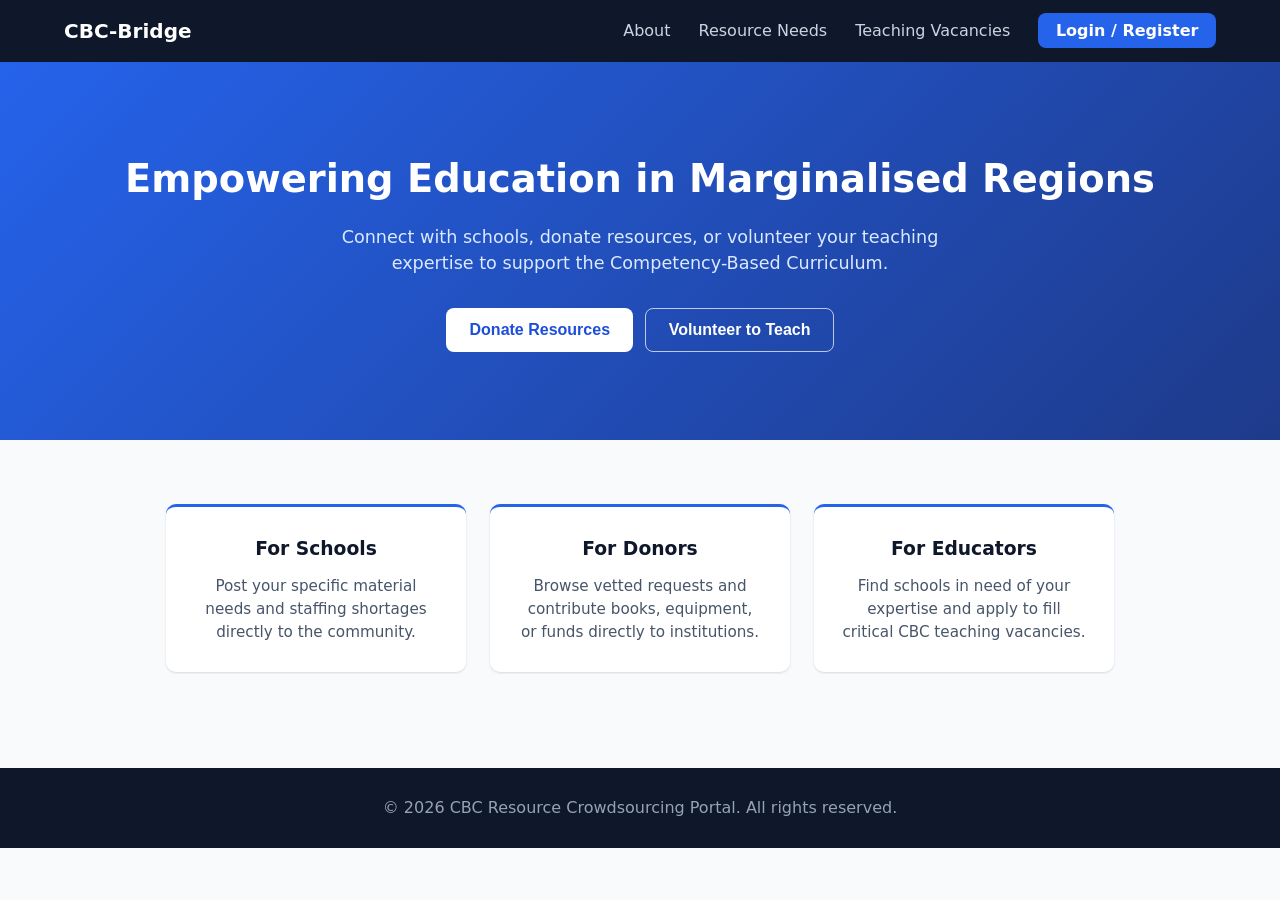
<file: frontend/index.html>
<!DOCTYPE html>
<html lang="en">
<head>
    <meta charset="UTF-8">
    <meta name="viewport" content="width=device-width, initial-scale=1.0">
    <title>CBC-Bridge</title>
    <link rel="stylesheet" href="css/style.css">
</head>
<body>
<header class="navbar">
    <div class="logo">CBC-Bridge</div>
    <nav>
        <ul>
            <li><a href="#about">About</a></li>
            <li><a href="#needs">Resource Needs</a></li>
            <li><a href="#vacancies">Teaching Vacancies</a></li>
            <li><a href="login.html" class="btn-login">Login / Register</a></li>
        </ul>
    </nav>
</header>

<main>
    <section class="hero">
        <div class="hero-content">
            <h1>Empowering Education in Marginalised Regions</h1>
            <p>Connect with schools, donate resources, or volunteer your teaching expertise to support the Competency-Based Curriculum.</p>
            <div class="cta-buttons">
                <button class="btn-primary" onclick="location.href='login.html?tab=register'">Donate Resources</button>
                <button class="btn-secondary" onclick="location.href='login.html?tab=register'">Volunteer to Teach</button>
            </div>
        </div>
    </section>

    <section id="features" class="features">
        <div class="card">
            <h3>For Schools</h3>
            <p>Post your specific material needs and staffing shortages directly to the community.</p>
        </div>
        <div class="card">
            <h3>For Donors</h3>
            <p>Browse vetted requests and contribute books, equipment, or funds directly to institutions.</p>
        </div>
        <div class="card">
            <h3>For Educators</h3>
            <p>Find schools in need of your expertise and apply to fill critical CBC teaching vacancies.</p>
        </div>
    </section>
</main>

<footer>
    <p>&copy; 2026 CBC Resource Crowdsourcing Portal. All rights reserved.</p>
</footer>

<script src="js/script.js"></script>
</body>
</html>
</file>
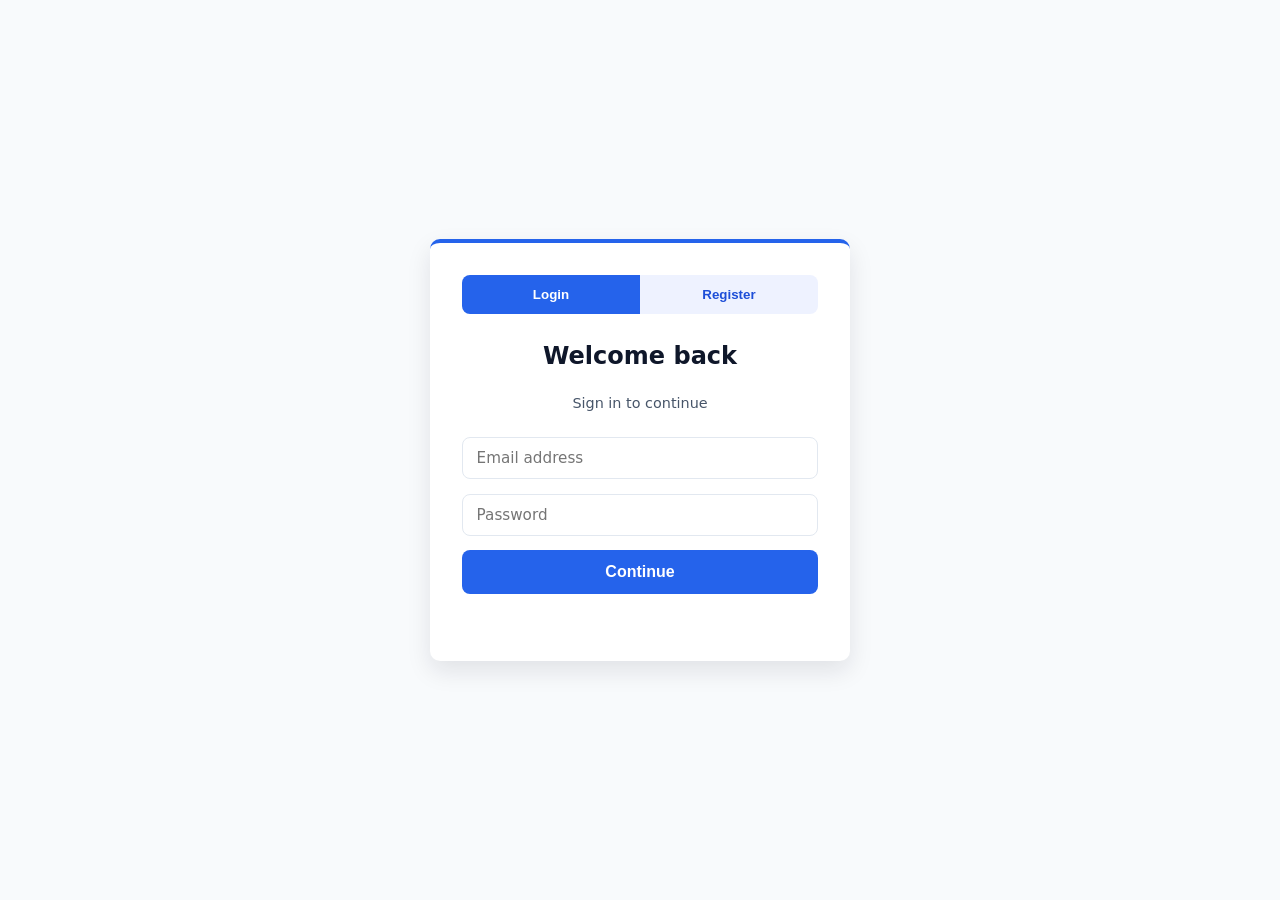
<file: frontend/admin-dashboard.html>
<!DOCTYPE html>
<html lang="en">
<head>
  <meta charset="UTF-8">
  <meta name="viewport" content="width=device-width, initial-scale=1.0">
  <title>Admin Dashboard - CBC-Bridge</title>
  <link rel="stylesheet" href="css/style.css">
</head>
<body>
<header class="navbar">
  <div class="logo">CBC-Bridge | System Admin</div>
  <nav>
    <ul>
      <li><span id="admin-greeting" class="greeting"></span></li>
      <li><a href="#" onclick="logout()" class="btn-logout">Logout</a></li>
    </ul>
  </nav>
</header>

<div class="dashboard-layout">
  <aside class="side-nav" id="side-nav"></aside>

  <main class="content-area">

    <section id="schools-section" class="content-view hidden">
      <h2>Pending Account Approvals (Schools)</h2>
      <div id="unapproved-schools-container" class="grid"></div>
    </section>

    <section id="educators-section" class="content-view hidden">
      <h2>Pending Educator Verifications</h2>
      <div id="unvetted-container" class="grid"></div>
    </section>

    <section id="users-section" class="content-view hidden">
      <h2>System User Directory</h2>
      <div class="panel panel-scroll-x">
        <table>
          <thead>
          <tr>
            <th>ID</th>
            <th>Full Name</th>
            <th>Email</th>
            <th>Role</th>
            <th>Status</th>
          </tr>
          </thead>
          <tbody id="users-table-body"></tbody>
        </table>
      </div>
    </section>

    <section id="admin-feedback-section" class="content-view hidden">
      <h2>User Feedback Inbox</h2>
      <div id="feedback-container" class="grid"></div>
    </section>

  </main>
</div>

<script src="js/config.js"></script>
<script src="js/admin.js"></script>
</body>
</html>
</file>
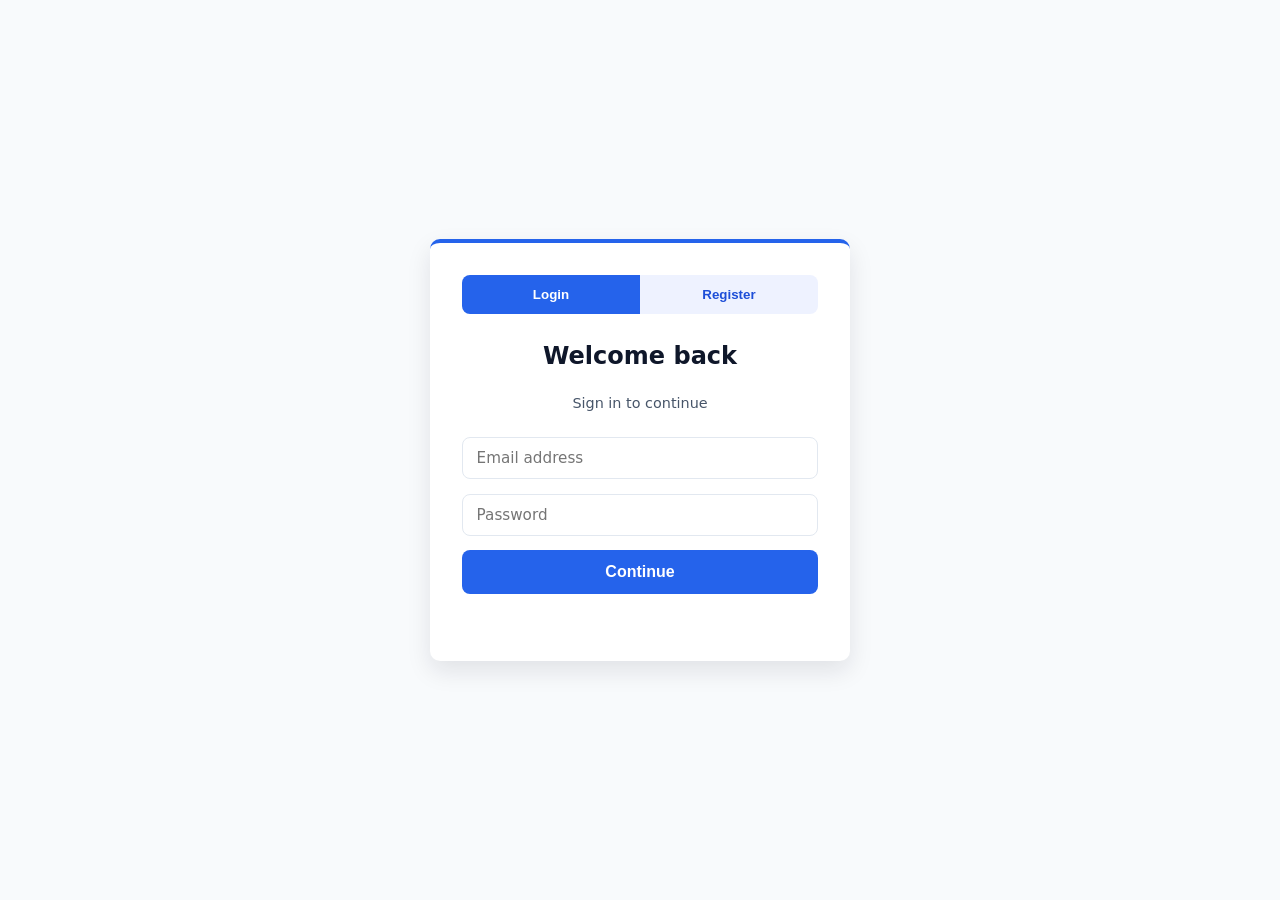
<file: frontend/dashboard.html>
<!DOCTYPE html>
<html lang="en">
<head>
  <meta charset="UTF-8">
  <meta name="viewport" content="width=device-width, initial-scale=1.0">
  <title>Dashboard - CBC-Bridge</title>
  <link rel="stylesheet" href="css/style.css">
</head>
<body>
<header class="navbar">
  <div class="logo">CBC-Bridge</div>
  <nav>
    <ul>
      <li><span id="user-greeting" class="greeting"></span></li>
      <li><a href="#" onclick="logout()" class="btn-logout">Logout</a></li>
    </ul>
  </nav>
</header>

<div class="dashboard-layout">
  <aside class="side-nav" id="side-nav"></aside>

  <main class="content-area">

    <!-- Notifications Section -->
    <section id="notifications-section" class="content-view hidden">
      <h2>Your Alerts</h2>
      <div id="notifications-container" class="panel scroll-box"></div>
    </section>

    <!-- Donor History Section -->
    <section id="donor-history-section" class="content-view hidden">
      <h2>My Donation History</h2>
      <div id="donor-history-container" class="grid"></div>
    </section>

    <!-- Educator Profile Section -->
    <section id="educator-profile-section" class="content-view hidden panel-tinted">
      <h2>My Professional Profile</h2>
      <form id="educator-profile-form" class="panel-form">
        <input type="text" id="prof-tsc" placeholder="TSC Registration Number" required>
        <textarea id="prof-qualifications" placeholder="Brief Summary of Qualifications..." required rows="4"></textarea>
        <button type="submit" class="btn-primary">Update Profile</button>
        <p id="prof-message" class="message"></p>
      </form>
    </section>

    <!-- Educator History Section -->
    <section id="educator-history-section" class="content-view hidden">
      <h2>My Application History</h2>
      <div id="educator-history-container" class="grid"></div>
    </section>

    <!-- School Admin: Request Resources -->
    <section id="request-resources-section" class="content-view hidden panel-tinted">
      <h2>Request Resources</h2>
      <form id="request-form" class="panel-form">
        <div class="radio-row">
          <label><input type="radio" name="req-donation-type" value="ITEM" checked onchange="toggleRequestType()"> Physical items</label>
          <label><input type="radio" name="req-donation-type" value="MONEY" onchange="toggleRequestType()"> Monetary (M-Pesa)</label>
        </div>
        <input type="text" id="req-title" placeholder="Request Title (e.g., Grade 4 Math Textbooks)" required>
        <input type="text" id="req-type" placeholder="Item Type (e.g., Textbook, Lab Equipment)" required>
        <input type="number" id="req-qty" placeholder="Quantity Needed" required>
        <textarea id="req-desc" placeholder="Detailed Description..." required rows="3"></textarea>
        <button type="submit" class="btn-primary">Post Request</button>
        <p id="request-message" class="message"></p>
      </form>
    </section>

    <!-- School Admin: Post Teaching Vacancy -->
    <section id="post-vacancy-section" class="content-view hidden panel-tinted">
      <h2>Post Teaching Vacancy</h2>
      <form id="vacancy-form" class="panel-form">
        <input type="text" id="vac-title" placeholder="Vacancy Title (e.g., Primary English Teacher)" required>
        <input type="text" id="vac-subject" placeholder="Subject Area" required>
        <textarea id="vac-desc" placeholder="Job Description & Requirements..." required rows="4"></textarea>
        <button type="submit" class="btn-primary">Post Vacancy</button>
        <p id="vacancy-message" class="message"></p>
      </form>
    </section>

    <!-- Incoming Applications Section (School Admin Only) -->
    <section id="applications-section" class="content-view hidden">
      <h2>Incoming Teaching Applications</h2>
      <div id="applications-container" class="grid"></div>
    </section>

    <!-- Resource Requests Board -->
    <section id="requests-section" class="content-view hidden">
      <h2>Community Resource Requests</h2>
      <div id="requests-container" class="grid"></div>
    </section>

    <!-- Teaching Vacancies Board -->
    <section id="vacancies-section" class="content-view hidden">
      <h2>Teaching Vacancies</h2>
      <div id="vacancies-container" class="grid"></div>
    </section>

    <!-- Feedback Section -->
    <section id="feedback-section" class="content-view hidden panel-tinted">
      <h2>System Support & Feedback</h2>
      <form id="feedback-form" class="panel-form">
        <input type="text" id="fb-subject" placeholder="Subject (e.g., Bug Report, General Question)" required>
        <textarea id="fb-message" placeholder="Please describe your issue or feedback in detail..." required rows="3"></textarea>
        <button type="submit" class="btn-primary">Submit to Admin</button>
      </form>
      <p id="feedback-message" class="message"></p>
    </section>

  </main>
</div>

<script src="js/config.js"></script>
<script src="js/dashboard.js"></script>
</body>
</html>
</file>
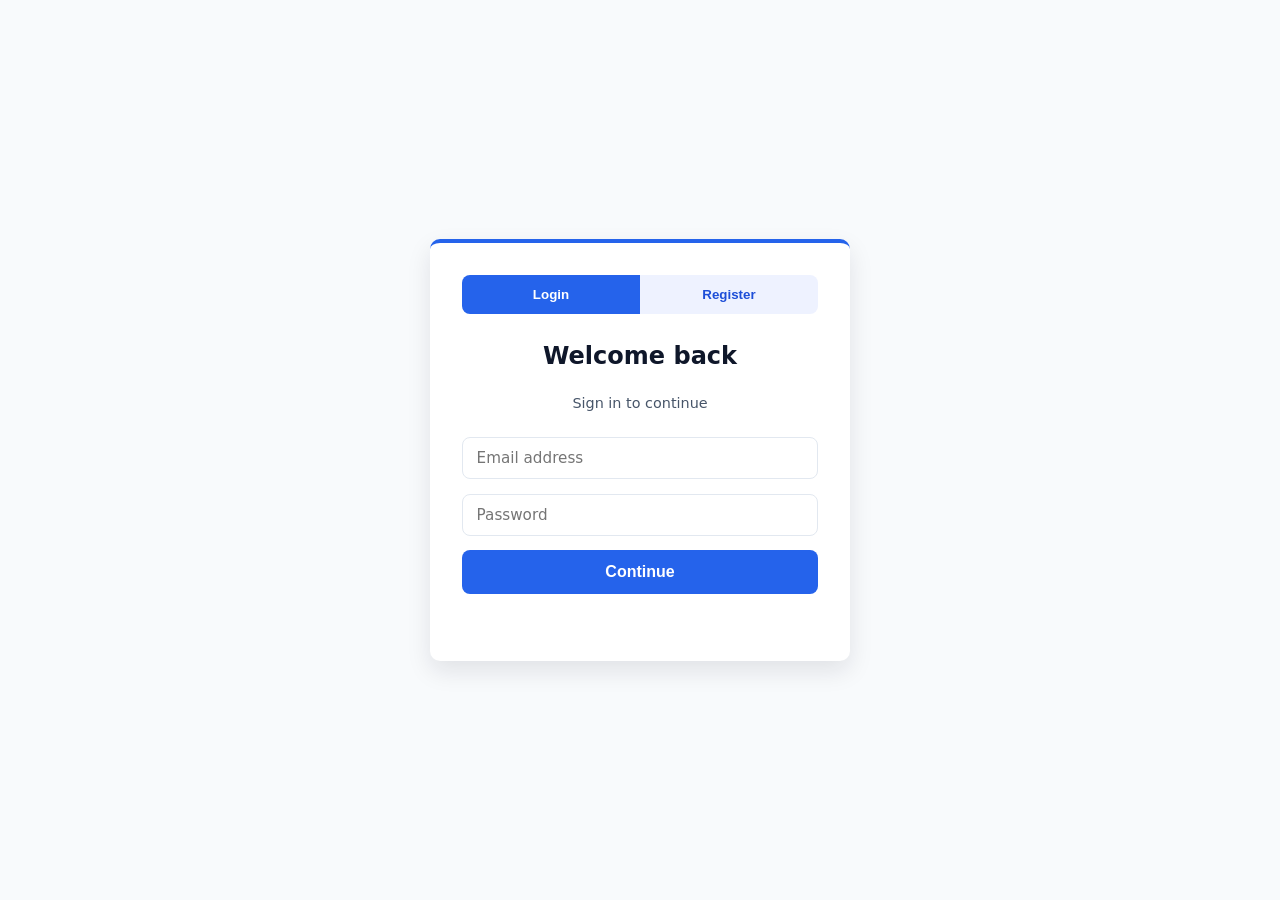
<file: frontend/login.html>
<!DOCTYPE html>
<html lang="en">
<head>
    <meta charset="UTF-8">
    <meta name="viewport" content="width=device-width, initial-scale=1.0">
    <title>Login - CBC-Bridge</title>
    <link rel="stylesheet" href="css/style.css">
</head>
<body class="auth-page">

<div class="auth-card">
    <div class="auth-tabs">
        <button id="tab-login" class="active" onclick="switchTab('login')" type="button">Login</button>
        <button id="tab-register" onclick="switchTab('register')" type="button">Register</button>
    </div>

    <!-- Step 1: email + password -->
    <form id="login-form" class="auth-form">
        <h2>Welcome back</h2>
        <p class="subtitle">Sign in to continue</p>
        <input type="email" id="login-email" placeholder="Email address" required autocomplete="username">
        <input type="password" id="login-password" placeholder="Password" required autocomplete="current-password">
        <button type="submit" class="btn-primary">Continue</button>
        <p id="login-message" class="message"></p>
    </form>

    <!-- Step 2: emailed verification code -->
    <form id="verify-form" class="auth-form hidden">
        <h2>Check your email</h2>
        <p class="subtitle">Enter the 6-digit code we sent to <span id="verify-email-label"></span></p>
        <input type="text" id="verify-code" placeholder="6-digit code" inputmode="numeric" maxlength="6" required autocomplete="one-time-code">
        <button type="submit" class="btn-primary">Verify & Login</button>
        <button type="button" class="btn-link" onclick="backToLogin()">Back</button>
        <p id="verify-message" class="message"></p>
    </form>

    <form id="register-form" class="auth-form hidden">
        <h2>Create an account</h2>
        <input type="text" id="reg-name" placeholder="Full name" required>
        <input type="email" id="reg-email" placeholder="Email address" required>
        <input type="password" id="reg-password" placeholder="Password" required autocomplete="new-password">
        <p class="field-hint">At least 8 characters, with uppercase, lowercase, a number and a special character.</p>

        <select id="reg-role" required onchange="toggleRoleFields()">
            <option value="" disabled selected>Select your role...</option>
            <option value="DONOR">Resource Donor</option>
            <option value="SCHOOL_ADMIN">School Administrator</option>
            <option value="EDUCATOR">Volunteer Educator</option>
        </select>

        <div id="educator-fields" class="role-fields hidden">
            <small><strong>Note:</strong> Valid TSC registration is required for all teaching placements.</small>
            <input type="text" id="reg-tsc" placeholder="TSC registration number">
            <textarea id="reg-qualifications" placeholder="Brief summary of qualifications" rows="3"></textarea>
        </div>

        <div id="school-fields" class="role-fields school hidden">
            <small><strong>Note:</strong> Valid MOE details are required to register your institution.</small>
            <input type="text" id="reg-inst-name" placeholder="Institution name (e.g., Kajiado Primary)">
            <input type="text" id="reg-county" placeholder="County">
            <input type="text" id="reg-moe" placeholder="MOE registration number (e.g., MOE12345)">
        </div>

        <button type="submit" class="btn-primary">Register</button>
        <p id="reg-message" class="message"></p>
    </form>
</div>

<script src="js/config.js"></script>
<script src="js/auth.js"></script>
</body>
</html>
</file>
<file: frontend/css/style.css>
:root {
    --color-primary: #2563eb;
    --color-primary-dark: #1d4ed8;
    --color-ink: #0f172a;
    --color-ink-soft: #475569;
    --color-bg: #f8fafc;
    --color-surface: #ffffff;
    --color-border: #e2e8f0;
    --color-success: #16a34a;
    --color-error: #dc2626;
    --radius: 10px;
    --shadow: 0 1px 3px rgba(15, 23, 42, 0.08), 0 1px 2px rgba(15, 23, 42, 0.06);
    --shadow-lg: 0 10px 25px rgba(15, 23, 42, 0.1);
}

* {
    margin: 0;
    padding: 0;
    box-sizing: border-box;
}

body {
    font-family: 'Segoe UI', system-ui, -apple-system, Arial, sans-serif;
    background-color: var(--color-bg);
    color: var(--color-ink);
    line-height: 1.5;
}

a { color: inherit; }

.hidden { display: none !important; }

/* Navbar */
.navbar {
    background-color: var(--color-ink);
    color: white;
    display: flex;
    justify-content: space-between;
    align-items: center;
    padding: 1rem 5%;
    box-shadow: var(--shadow);
}

.navbar .logo { font-size: 1.25rem; font-weight: 700; }

.navbar nav ul {
    list-style: none;
    display: flex;
    gap: 1.75rem;
    align-items: center;
}

.navbar a {
    color: #cbd5e1;
    text-decoration: none;
    font-weight: 500;
    transition: color 0.2s;
}

.navbar a:hover { color: white; }

.navbar .btn-login {
    background-color: var(--color-primary);
    color: white;
    padding: 0.5rem 1.1rem;
    border-radius: 8px;
    font-weight: 600;
}

.navbar .btn-login:hover { background-color: var(--color-primary-dark); }

.navbar .greeting { font-weight: 600; color: #cbd5e1; }
.navbar .btn-logout { color: #fca5a5; }

/* Hero */
.hero {
    background: linear-gradient(135deg, var(--color-primary) 0%, #1e3a8a 100%);
    color: white;
    text-align: center;
    padding: 5.5rem 2rem;
}

.hero h1 { font-size: 2.4rem; margin-bottom: 1rem; font-weight: 700; }

.hero p {
    font-size: 1.1rem;
    max-width: 600px;
    margin: 0 auto 2rem auto;
    color: #dbeafe;
}

.cta-buttons { display: flex; gap: 0.75rem; justify-content: center; flex-wrap: wrap; }

/* Buttons */
.btn-primary, .btn-secondary {
    padding: 0.75rem 1.4rem;
    border-radius: 8px;
    font-size: 1rem;
    font-weight: 600;
    cursor: pointer;
    border: 1px solid transparent;
    transition: transform 0.05s ease, background-color 0.2s, opacity 0.2s;
}

.btn-primary { background-color: white; color: var(--color-primary-dark); }
.btn-primary:hover { opacity: 0.9; }

.btn-secondary { background-color: transparent; color: white; border-color: rgba(255,255,255,0.7); }
.btn-secondary:hover { background-color: rgba(255,255,255,0.1); }

/* Buttons used inside light-background surfaces (auth forms, dashboard) */
.surface .btn-primary,
.auth-card .btn-primary,
.page-main .btn-primary,
.content-area .btn-primary {
    background-color: var(--color-primary);
    color: white;
}
.surface .btn-primary:hover,
.auth-card .btn-primary:hover,
.page-main .btn-primary:hover,
.content-area .btn-primary:hover { background-color: var(--color-primary-dark); }
.surface .btn-primary:disabled,
.auth-card .btn-primary:disabled { opacity: 0.6; cursor: not-allowed; }

/* Sections & cards */
.features {
    display: flex;
    justify-content: center;
    gap: 1.5rem;
    padding: 4rem 5%;
    flex-wrap: wrap;
}

.card {
    background-color: var(--color-surface);
    padding: 1.75rem;
    border-radius: var(--radius);
    box-shadow: var(--shadow);
    width: 300px;
    text-align: center;
    border-top: 3px solid var(--color-primary);
}

.card h3 { color: var(--color-ink); margin-bottom: 0.75rem; }
.card p { color: var(--color-ink-soft); font-size: 0.95rem; }

footer {
    text-align: center;
    padding: 1.75rem;
    background-color: var(--color-ink);
    color: #94a3b8;
    margin-top: 2rem;
}

/* Auth pages */
.auth-page {
    display: flex;
    justify-content: center;
    align-items: center;
    min-height: 100vh;
    padding: 2rem 1rem;
    background-color: var(--color-bg);
}

.auth-card {
    background: var(--color-surface);
    padding: 2rem;
    border-radius: var(--radius);
    box-shadow: var(--shadow-lg);
    width: 100%;
    max-width: 420px;
    border-top: 4px solid var(--color-primary);
}

.auth-tabs { display: flex; margin-bottom: 1.5rem; border-radius: 8px; overflow: hidden; }

.auth-tabs button {
    flex: 1;
    padding: 0.75rem;
    border: none;
    background: #eef2ff;
    color: var(--color-primary-dark);
    cursor: pointer;
    font-weight: 600;
    transition: 0.2s;
}

.auth-tabs button.active { background: var(--color-primary); color: white; }

.auth-form { display: flex; flex-direction: column; gap: 0.9rem; }
.auth-form h2 { color: var(--color-ink); text-align: center; margin-bottom: 0.25rem; }
.auth-form .subtitle { text-align: center; color: var(--color-ink-soft); font-size: 0.9rem; margin-bottom: 0.5rem; }

.auth-form input,
.auth-form select,
.auth-form textarea {
    padding: 0.7rem 0.85rem;
    border: 1px solid var(--color-border);
    border-radius: 8px;
    font-size: 0.95rem;
    font-family: inherit;
    width: 100%;
}

.auth-form input:focus,
.auth-form select:focus,
.auth-form textarea:focus {
    outline: none;
    border-color: var(--color-primary);
    box-shadow: 0 0 0 3px rgba(37, 99, 235, 0.15);
}

.field-hint { font-size: 0.8rem; color: var(--color-ink-soft); margin-top: -0.4rem; }

.role-fields {
    display: flex;
    flex-direction: column;
    gap: 0.9rem;
    border-left: 3px solid var(--color-primary);
    padding-left: 0.75rem;
}

.role-fields.school { border-left-color: var(--color-success); }

.btn-link {
    background: none;
    border: none;
    color: var(--color-primary);
    font-weight: 600;
    cursor: pointer;
    padding: 0.4rem;
}
.btn-link:hover { text-decoration: underline; }

.message { text-align: center; font-size: 0.9rem; margin-top: 0.25rem; font-weight: 600; min-height: 1.1em; }
.message.success { color: var(--color-success); }
.message.error { color: var(--color-error); }

/* Generic surface / dashboard layout */
.surface { background: var(--color-surface); }

.page-main { padding: 2rem 5%; max-width: 1200px; margin: 0 auto; }

.section { margin-bottom: 2.5rem; }

.section h2,
.content-view h2 {
    color: var(--color-ink);
    border-bottom: 2px solid var(--color-border);
    padding-bottom: 0.5rem;
    margin-bottom: 1.25rem;
    font-size: 1.3rem;
}

/* Dashboard side-panel layout */
.dashboard-layout {
    display: flex;
    align-items: flex-start;
    gap: 1.5rem;
    max-width: 1300px;
    margin: 0 auto;
    padding: 1.5rem 5% 3rem;
}

.side-nav {
    display: flex;
    flex-direction: column;
    gap: 0.25rem;
    width: 240px;
    flex-shrink: 0;
    background: var(--color-surface);
    border-radius: var(--radius);
    box-shadow: var(--shadow);
    padding: 0.75rem;
    position: sticky;
    top: 1.5rem;
}

.side-nav button {
    text-align: left;
    padding: 0.7rem 0.9rem;
    border: none;
    border-radius: 8px;
    background: transparent;
    color: var(--color-ink-soft);
    font-weight: 600;
    font-size: 0.95rem;
    cursor: pointer;
    transition: background-color 0.15s, color 0.15s;
}

.side-nav button:hover { background: var(--color-bg); color: var(--color-ink); }

.side-nav button.active {
    background: var(--color-primary);
    color: white;
}

.content-area {
    flex: 1;
    min-width: 0;
}

.content-view.hidden { display: none !important; }

@media (max-width: 800px) {
    .dashboard-layout { flex-direction: column; padding: 1rem 5% 2rem; }
    .side-nav {
        flex-direction: row;
        overflow-x: auto;
        width: 100%;
        position: static;
    }
    .side-nav button { white-space: nowrap; }
}

.panel {
    background: var(--color-surface);
    padding: 1.5rem;
    border-radius: var(--radius);
    box-shadow: var(--shadow);
}

.panel-tinted { background: #eef2ff; padding: 1.75rem; border-radius: var(--radius); }
.panel-scroll-x { overflow-x: auto; }

.panel-form { display: flex; flex-direction: column; gap: 0.9rem; max-width: 600px; }

.panel-form input, .panel-form textarea {
    padding: 0.7rem 0.85rem;
    border: 1px solid var(--color-border);
    border-radius: 8px;
    font-size: 0.95rem;
    font-family: inherit;
}

.panel-form .btn-primary { width: fit-content; }

.radio-row {
    display: flex;
    gap: 1.25rem;
    align-items: center;
    font-size: 0.9rem;
    color: var(--color-ink-soft);
    font-weight: 600;
}
.radio-row label { display: flex; align-items: center; cursor: pointer; }
.radio-row input[type="radio"] { width: auto; margin-right: 0.3rem; }

.two-col { display: flex; gap: 1.5rem; flex-wrap: wrap; }
.two-col > form { flex: 1; min-width: 280px; }

.grid { display: grid; grid-template-columns: repeat(auto-fill, minmax(300px, 1fr)); gap: 1.25rem; }

.item-card {
    background: var(--color-surface);
    border-radius: var(--radius);
    box-shadow: var(--shadow);
    padding: 1.25rem;
    border-left: 3px solid var(--color-primary);
}

.item-card h4 { margin-bottom: 0.4rem; color: var(--color-ink); }
.item-card p { color: var(--color-ink-soft); font-size: 0.9rem; margin-bottom: 0.3rem; }
.item-card.success-accent { border-left-color: var(--color-success); border-top: none; }
.item-card.info-accent { border-left-color: #0891b2; border-top: none; }
.item-card.warning-accent { border-left-color: #d97706; border-top: none; }
.item-card.error-accent { border-left-color: var(--color-error); border-top: none; }
.item-card.feedback-card { border-left-color: var(--color-primary); border-top: none; }
.item-card .feedback-header { display: flex; justify-content: space-between; align-items: baseline; margin-bottom: 0.5rem; }
.item-card .feedback-body { background: var(--color-bg); padding: 0.9rem; border-radius: 8px; border: 1px solid var(--color-border); color: var(--color-ink); }
.all-clear { color: var(--color-success); font-weight: 700; }
.btn-approve { background-color: var(--color-success) !important; }
.btn-approve:hover { background-color: #15803d !important; }
.item-card .muted { color: #94a3b8; font-size: 0.8rem; }
.item-card .fully-funded { color: var(--color-success); font-weight: 700; margin-top: 0.75rem; }
.item-card .item-card-title { display: flex; align-items: center; gap: 0.6rem; margin-bottom: 0.3rem; }
.item-card .item-card-title h4 { margin-bottom: 0; }
.item-card .progress-box { background: var(--color-bg); padding: 0.7rem; border-radius: 8px; margin-top: 0.75rem; font-size: 0.9rem; }
.item-card .donate-row { margin-top: 1rem; display: flex; gap: 0.5rem; flex-wrap: wrap; }
.item-card .donate-row input { width: 90px; padding: 0.5rem; border: 1px solid var(--color-border); border-radius: 8px; }
.item-card .donate-row.mpesa-row input[id^="donate-phone-"] { width: 160px; }
.item-card .donate-row .btn-primary,
.item-card .btn-block { padding: 0.6rem 1rem; border-radius: 8px; border: none; cursor: pointer; }
.item-card .btn-block { width: 100%; margin-top: 1rem; }
.item-card .applicant-details { background: var(--color-bg); padding: 0.8rem; margin: 0.8rem 0; border-radius: 8px; border-left: 3px solid var(--color-primary); }
.item-card .applicant-details p:last-child { margin-bottom: 0; }
.item-card .status-line { margin-top: 0.75rem; }
.item-card .action-row { display: flex; gap: 0.75rem; margin-top: 1rem; }
.item-card .action-row button { flex: 1; border: none; border-radius: 8px; padding: 0.6rem; cursor: pointer; font-weight: 600; color: white; }
.btn-accept { background-color: var(--color-success); }
.btn-reject { background-color: var(--color-error); }

.notification-row {
    padding: 0.8rem;
    border-bottom: 1px solid var(--color-border);
    display: flex;
    justify-content: space-between;
    align-items: center;
}
.notification-row.unread { background-color: var(--color-bg); }
.notification-row .notification-text { font-weight: 600; color: var(--color-ink); }
.notification-row .muted { color: #94a3b8; font-size: 0.85rem; }

.scroll-box { max-height: 220px; overflow-y: auto; }

/* Table */
table { width: 100%; border-collapse: collapse; text-align: left; }
th { padding: 0.85rem; border-bottom: 2px solid var(--color-border); color: var(--color-ink-soft); font-size: 0.85rem; text-transform: uppercase; letter-spacing: 0.03em; }
td { padding: 0.85rem; border-bottom: 1px solid var(--color-border); }

.badge { display: inline-block; padding: 0.2rem 0.6rem; border-radius: 999px; font-size: 0.78rem; font-weight: 600; }
.badge-success { background: #dcfce7; color: #15803d; }
.badge-warning { background: #fef3c7; color: #b45309; }
.badge-info { background: #dbeafe; color: #1d4ed8; }
</file>
